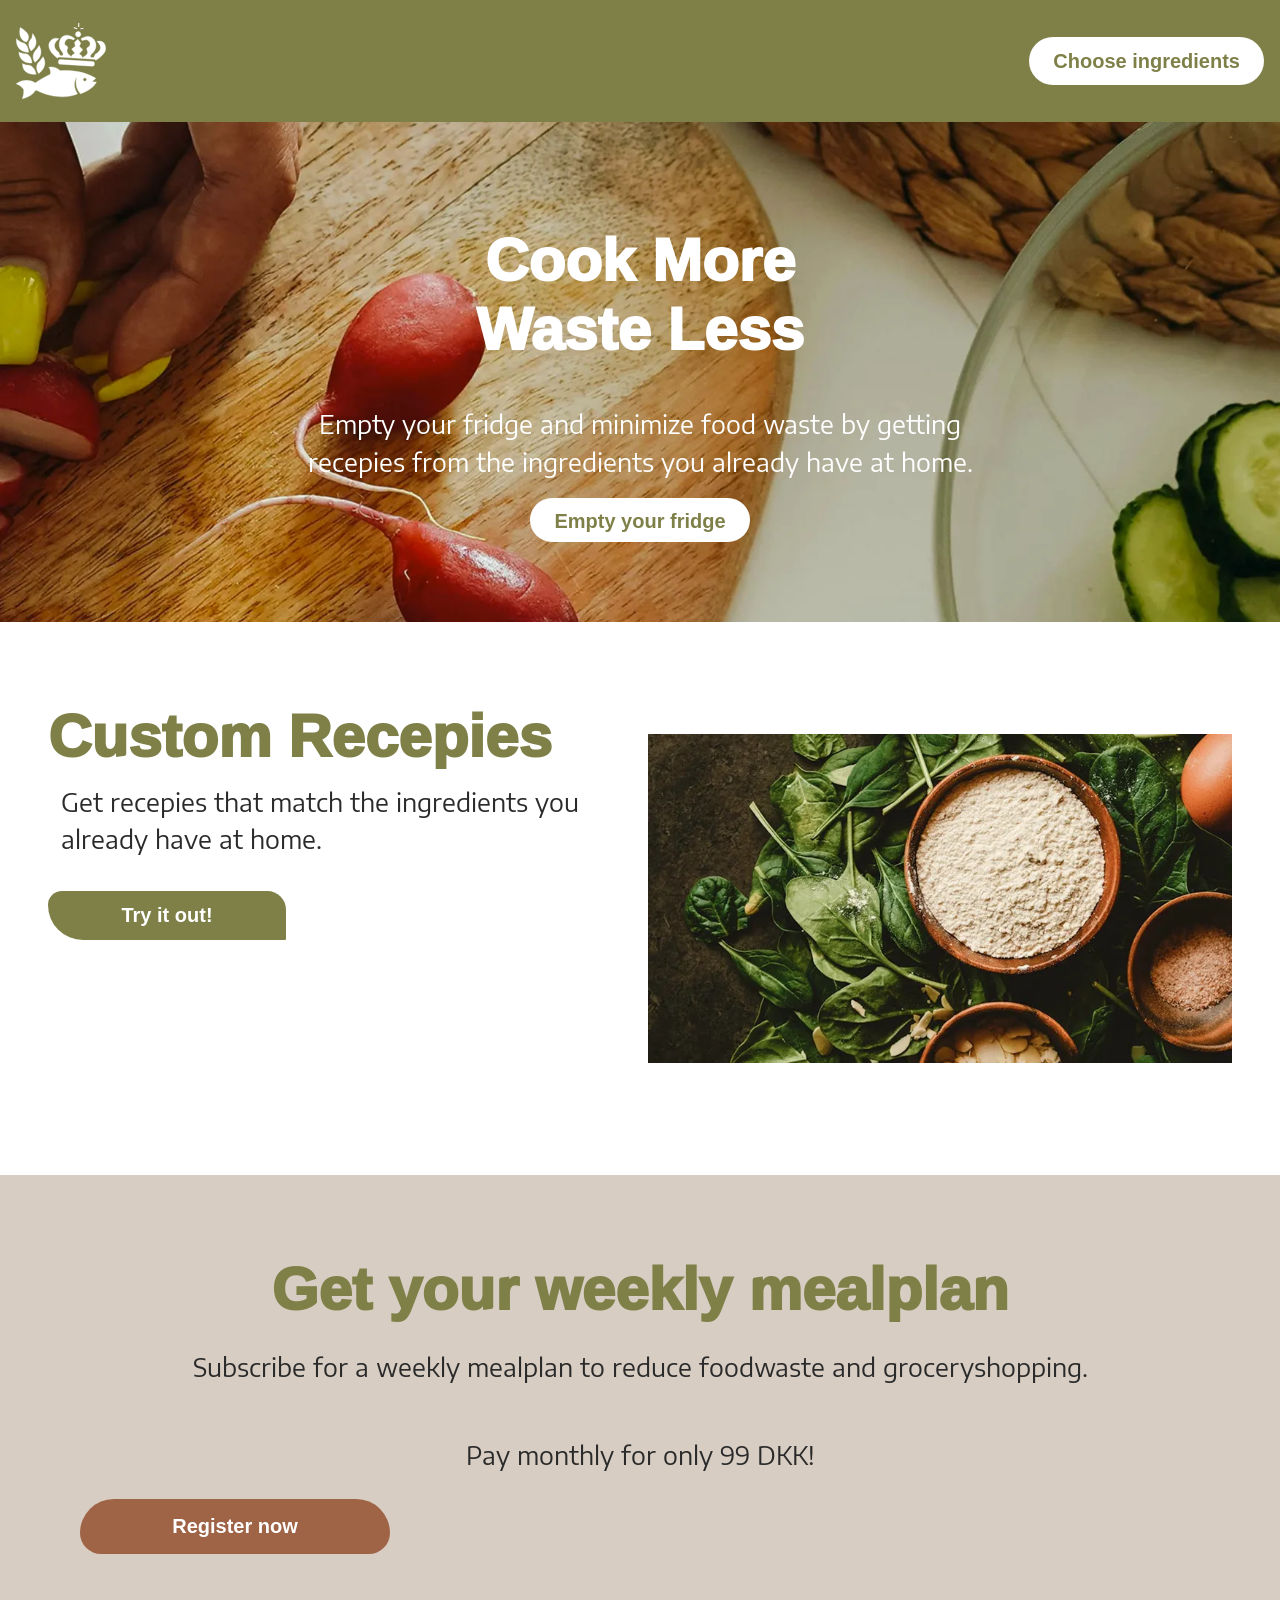
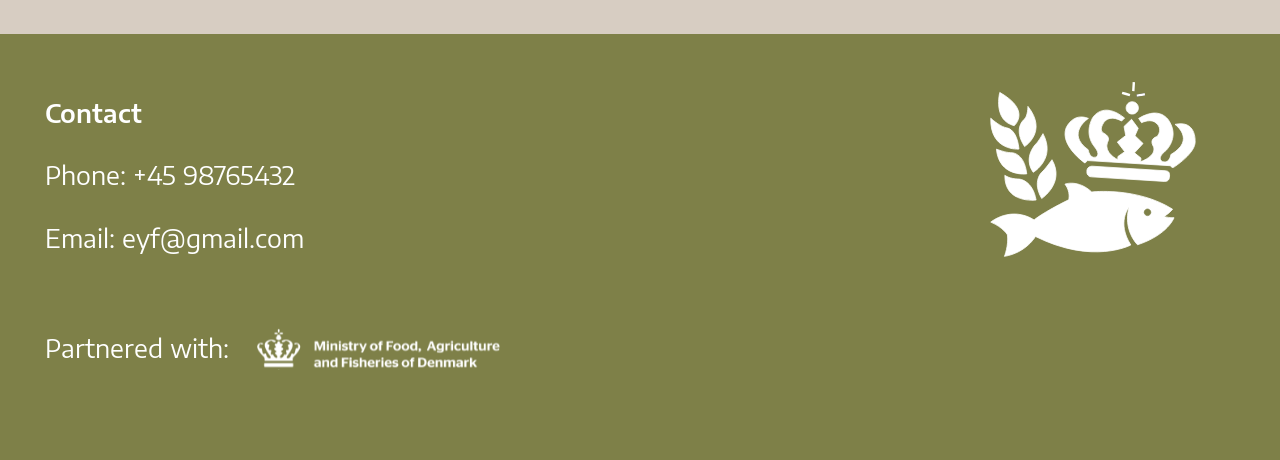
<file: index.html>
<!doctype html>
<html lang="en">
  <head>
    <meta charset="UTF-8" />
    <meta name="viewport" content="width=device-width, initial-scale=1.0" />
    <meta name="robots" content="noindex" />
    <link rel="stylesheet" href="css/custom.css" />
    <link rel="stylesheet" href="css/general.css" />
    <link rel="stylesheet" href="css/index.css" />
    <title>Front page</title>
  </head>
  <body>
    <header>
      <a href="index.html">
        <div class="header-logo">
          <svg width="258" height="218" viewBox="0 0 258 218" fill="none" xmlns="http://www.w3.org/2000/svg">
            <path
              d="M127.207 118.168L218.369 123.816C218.369 123.816 223.887 124.581 224.651 119.079C225.416 113.555 224.507 110.887 219.567 110.576L128.033 104.908C127.765 104.908 124.561 104.722 122.598 107.267C121.11 109.19 121.317 111.342 121.379 111.797C121.337 112.273 121.193 114.114 122.453 115.81C124.148 118.106 126.917 118.148 127.227 118.148L127.207 118.168Z"
              fill="white"
              stroke="white"
              stroke-miterlimit="10"
            />
            <path
              d="M142.521 63.8027C152.069 68.6226 147.171 75.0147 147.171 75.0147C141.942 88.1713 159.985 96.7355 159.985 96.7355L160.233 92.805L168.727 86.8267L159.489 74.8699L169.987 66.6781L167.9 55.3833L177.283 46.4261L185.632 57.6381L181.582 66.9263L191.667 76.6076L180.962 88.254L189.022 94.7909L188.732 99.4247C211.466 90.1365 204.253 79.7106 204.253 79.7106C199.045 70.0914 209.399 67.94 209.399 67.94C216.736 58.176 208.986 52.1149 208.986 52.1149C202.972 44.2954 189.807 50.6875 189.807 50.6875L186.19 45.3504C216.095 27.4567 225.767 51.1426 225.767 51.1426C236.184 70.4637 220.394 85.3579 220.394 85.3579C206.961 95.908 216.509 99.3006 216.509 99.3006C225.168 101.928 226.532 90.3847 226.532 90.3847C258.525 71.767 231.699 52.8182 231.699 52.8182C258.297 47.026 256.892 73.4426 256.892 73.4426C258.297 88.3988 230.5 105.982 229.529 106.603C228.557 107.223 225.685 104.265 225.685 104.265L122.164 97.8525C122.164 97.8525 120.097 100.273 118.899 100.893C118.899 100.893 87.7123 79.6692 95.0904 57.8036C95.0904 57.8036 103.089 37.3862 123.259 45.3711C123.259 45.3711 94.3671 64.0302 122.991 84.4064C122.991 84.4064 124.768 95.908 132.353 93.5911C132.353 93.5911 140.144 91.5225 129.976 79.5037C129.976 79.5037 117.617 65.2507 128.406 44.7712C128.406 44.7712 141.136 22.7815 168.561 44.9367L164.841 48.6602C164.841 48.6602 151.429 40.3857 143.699 48.9705C143.699 48.9705 134.668 59.7895 142.542 63.782L142.521 63.8027Z"
              fill="white"
              stroke="white"
              stroke-miterlimit="10"
            />
            <path
              d="M178.151 39.9727C182.397 39.9727 185.839 36.5274 185.839 32.2774C185.839 28.0274 182.397 24.582 178.151 24.582C173.905 24.582 170.463 28.0274 170.463 32.2774C170.463 36.5274 173.905 39.9727 178.151 39.9727Z"
              fill="white"
              stroke="white"
              stroke-miterlimit="10"
            />
            <path d="M175.278 16.4528C171.992 15.4392 168.727 14.4256 165.441 13.4326L175.278 16.4528Z" fill="white" />
            <path d="M175.278 16.4528C171.992 15.4392 168.727 14.4256 165.441 13.4326" stroke="white" stroke-width="3" stroke-miterlimit="10" />
            <path d="M183.648 16.9695C187.12 16.3696 190.592 15.7903 194.044 15.1904L183.648 16.9695Z" fill="black" />
            <path d="M183.648 16.9695C187.12 16.3696 190.592 15.7903 194.044 15.1904" stroke="black" stroke-width="3" stroke-miterlimit="10" />
            <path d="M183.648 16.9695C187.12 16.3696 190.592 15.7903 194.044 15.1904L183.648 16.9695Z" fill="black" />
            <path d="M183.648 16.9695C187.12 16.3696 190.592 15.7903 194.044 15.1904" stroke="white" stroke-width="3" stroke-miterlimit="10" />
            <path d="M183.648 16.9695C187.12 16.3696 190.592 15.7903 194.044 15.1904L183.648 16.9695Z" fill="white" />
            <path d="M179.453 11.426C179.68 7.64038 179.928 3.87546 180.155 0.0898438L179.453 11.426Z" fill="white" />
            <path d="M179.453 11.426C179.68 7.64038 179.928 3.87546 180.155 0.0898438" stroke="white" stroke-width="3" stroke-miterlimit="10" />
            <path d="M30.3615 54.3927C30.3615 54.3927 52.1651 35.5267 12.2366 12.9785C12.2366 12.9785 3.18451 47.7937 30.3615 54.4134V54.3927Z" fill="white" stroke="white" stroke-miterlimit="10" />
            <path d="M43.3405 80.3947C43.3405 80.3947 72.7289 62.0045 47.4946 30.375C47.4946 30.375 47.4946 42.642 42.8445 46.5518C42.8445 46.5518 28.3983 57.5776 43.3405 80.3741V80.3947Z" fill="white" stroke="white" stroke-miterlimit="10" />
            <path
              d="M36.293 83.5794C36.293 83.5794 -0.246136 86.5169 0.973213 45.082C0.973213 45.082 10.4387 53.9358 18.6228 56.5423C19.3668 56.7698 20.0901 56.956 20.8135 57.0801C29.3902 58.5489 34.8876 69.0989 36.3137 83.5587L36.293 83.5794Z"
              fill="white"
              stroke="white"
              stroke-miterlimit="10"
            />
            <path d="M46.027 114.466C46.027 114.466 11.3893 118.934 8.06189 83.6221C8.06189 83.6221 20.0694 88.2351 25.9388 87.9869C25.9388 87.9869 42.8443 86.7664 46.027 114.466Z" fill="white" stroke="white" stroke-miterlimit="10" />
            <path d="M54.1079 112.5C54.1079 112.5 83.1037 95.5369 66.3634 64.3418C66.3634 64.3418 60.122 74.9746 57.7247 76.9398C57.7247 76.9398 40.8811 93.3648 54.1079 112.479V112.5Z" fill="white" stroke="white" stroke-miterlimit="10" />
            <path d="M64.7306 145.102C64.7306 145.102 94.2844 125.739 77.6268 96.7988C77.6268 96.7988 68.74 109.293 64.7306 112.479C64.7306 112.479 52.3925 124.001 64.7306 145.081V145.102Z" fill="white" stroke="white" stroke-miterlimit="10" />
            <path d="M57.7246 147.065C57.7246 147.065 17.9614 151.968 18.6228 116.181C18.6228 116.181 24.1822 120.835 36.5823 120.959C36.5823 120.959 53.3846 122.056 57.7453 147.065H57.7246Z" fill="white" stroke="white" stroke-miterlimit="10" />
            <path
              d="M56.9186 192.452C56.9186 192.452 45.5104 212.58 18.0647 217.214C18.0647 217.214 23.5001 203.892 21.8674 190.549C21.8674 190.549 16.9694 181.302 0.952515 174.497C0.952515 174.497 25.9595 153.831 55.3065 171.787C55.3065 171.787 66.1773 162.54 98.5211 146.756C98.5211 146.756 101.518 137.24 93.8917 127.166C93.8917 127.166 110.198 121.188 127.31 136.951C127.31 136.951 183.69 130.414 228.681 158.444C228.681 158.444 225.003 163.347 217.955 167.422C217.955 167.422 223.391 169.325 230.459 169.056C230.459 169.056 222.853 190.28 184.806 202.775C184.806 202.775 166.061 184.819 174.203 155.713C174.203 155.713 158.166 174.745 176.373 203.044C176.373 203.044 129.087 228.074 56.9392 192.432L56.9186 192.452Z"
              fill="white"
              stroke="white"
              stroke-miterlimit="10"
            />
            <path
              d="M197.288 166.449C199.537 166.449 201.36 164.625 201.36 162.374C201.36 160.123 199.537 158.299 197.288 158.299C195.04 158.299 193.217 160.123 193.217 162.374C193.217 164.625 195.04 166.449 197.288 166.449Z"
              fill="#7E8048"
              stroke="#7E8048"
              stroke-miterlimit="10"
            />
          </svg>
        </div>
      </a>
      <a href="empty-fridge.html" class="cta cta-white">Choose ingredients</a>
    </header>
    <main>
      <!-- hero sektion -->
      <section class="hero_section">
        <img src="img/hero_image.webp" alt="madlavning" />
        <div class="hero_section-text">
          <h1 class="hero-text">
            Cook More <br />
            Waste Less
          </h1>
          <p>
            Empty your fridge and minimize food waste by getting <br />
            recepies from the ingredients you already have at home.
          </p>
          <div class="cta-hero">
            <a class="cta cta-white" href="empty-fridge.html">Empty your fridge</a>
          </div>
        </div>
      </section>

      <!-- sektion 1 -custom recepies -->
      <section class="card custom_section">
        <div class="custom_text">
          <h1>Custom Recepies</h1>
          <p>Get recepies that match the ingredients you already have at home.</p>
          <a class="cta cta-green" href="empty-fridge.html">Try it out!</a>
        </div>
        <img src="img/forside_image_result.webp" alt="krydderier" />
      </section>

      <!-- sektion 2 -subscription -->
      <section class="card community_section">
        <h1>Get your weekly mealplan</h1>
        <p>Subscribe for a weekly mealplan to reduce foodwaste and groceryshopping.</p>
        <p>Pay monthly for only 99 DKK!</p>
        <button class="cta cta-brown" popovertarget="popup">Register now</button>
        <div popover id="popup">
          <button popovertarget="popup" popovertargetaction="hide" id="close">X</button>
          <form>
            <h2>Subscribe today!</h2>
            <input type="text" id="sub" placeholder="Enter your email" />
            <button class="cta cta-green">Sign up</button>
          </form>
        </div>
      </section>
    </main>
    <footer>
      <section>
        <p class="p-bold">Contact</p>
        <p>Phone: +45 98765432</p>
        <p>Email: eyf@gmail.com</p>
        <div>
          <p>Partnered with:</p>
          <img src="img/Ministeriet.svg" alt="Ministeriet logo" class="partner-logo" />
        </div>
      </section>
      <a href="index.html">
        <img src="img/Opskrift-logo.svg" alt="Our logo" class="footer-logo" />
      </a>
    </footer>
  </body>
</html>
</file>
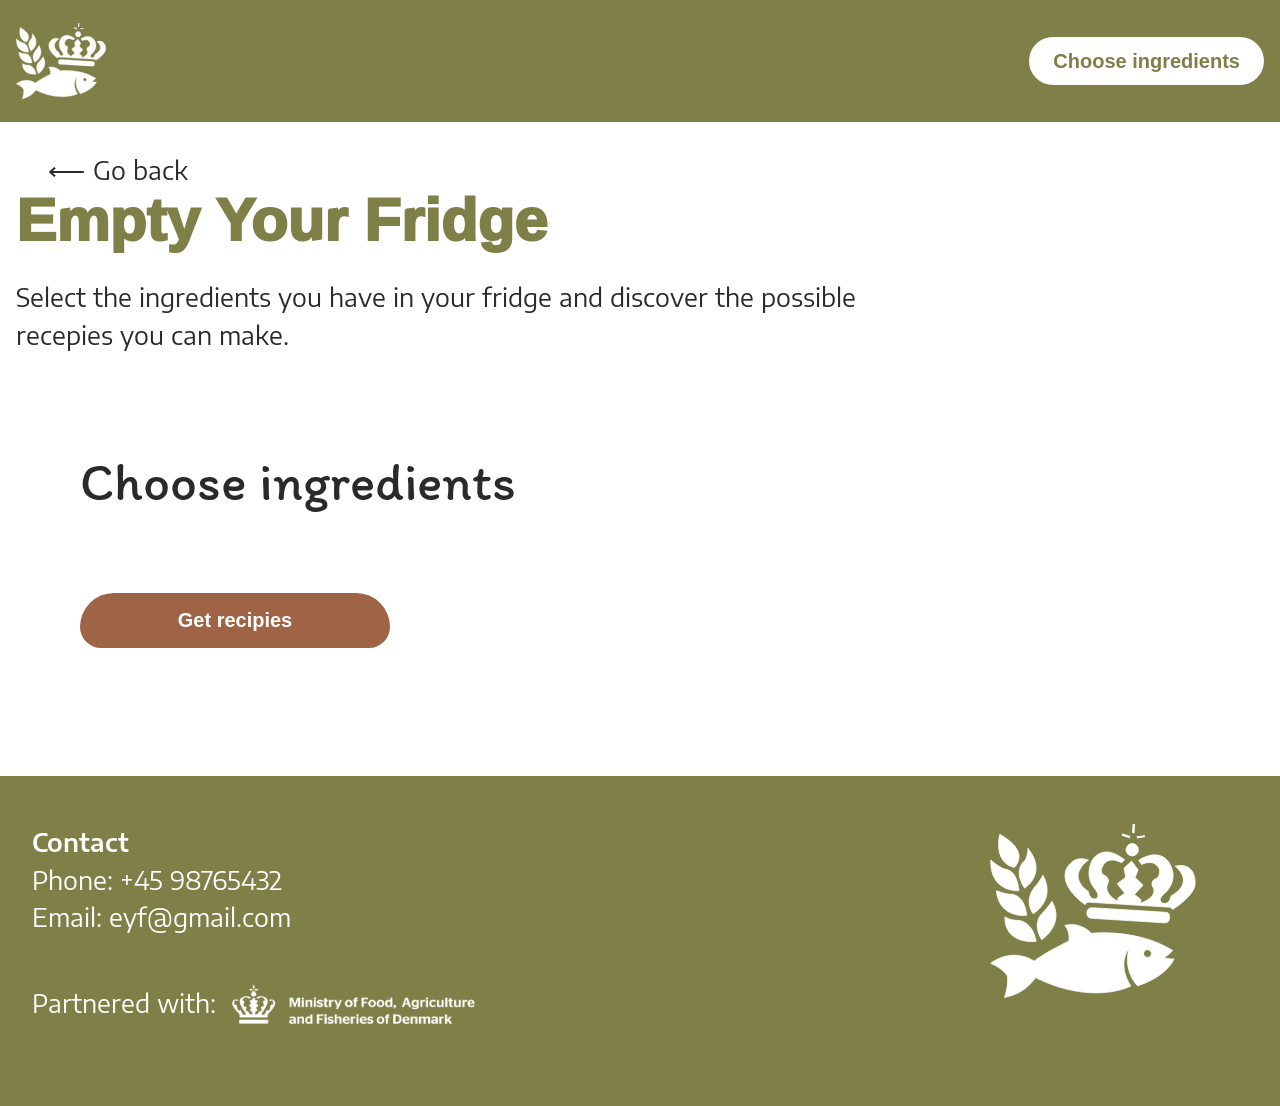
<file: empty-fridge.html>
<!doctype html>
<html lang="en">
  <head>
    <meta charset="UTF-8" />
    <meta name="viewport" content="width=device-width, initial-scale=1.0" />
    <meta name="robots" content="noindex" />
    <link rel="stylesheet" href="css/custom.css" />
    <link rel="stylesheet" href="css/general.css" />
    <link rel="stylesheet" href="css/empty-fridge.css" />
    <script src="javascript/empty-fridge.js" defer></script>
    <script src="javascript/general.js" defer></script>
    <title>Empty Your Fridge | Choose Ingredients</title>
  </head>
  <body>
    <header>
      <a href="index.html">
        <div class="header-logo">
          <svg width="258" height="218" viewBox="0 0 258 218" fill="none" xmlns="http://www.w3.org/2000/svg">
            <path
              d="M127.207 118.168L218.369 123.816C218.369 123.816 223.887 124.581 224.651 119.079C225.416 113.555 224.507 110.887 219.567 110.576L128.033 104.908C127.765 104.908 124.561 104.722 122.598 107.267C121.11 109.19 121.317 111.342 121.379 111.797C121.337 112.273 121.193 114.114 122.453 115.81C124.148 118.106 126.917 118.148 127.227 118.148L127.207 118.168Z"
              fill="white"
              stroke="white"
              stroke-miterlimit="10"
            />
            <path
              d="M142.521 63.8027C152.069 68.6226 147.171 75.0147 147.171 75.0147C141.942 88.1713 159.985 96.7355 159.985 96.7355L160.233 92.805L168.727 86.8267L159.489 74.8699L169.987 66.6781L167.9 55.3833L177.283 46.4261L185.632 57.6381L181.582 66.9263L191.667 76.6076L180.962 88.254L189.022 94.7909L188.732 99.4247C211.466 90.1365 204.253 79.7106 204.253 79.7106C199.045 70.0914 209.399 67.94 209.399 67.94C216.736 58.176 208.986 52.1149 208.986 52.1149C202.972 44.2954 189.807 50.6875 189.807 50.6875L186.19 45.3504C216.095 27.4567 225.767 51.1426 225.767 51.1426C236.184 70.4637 220.394 85.3579 220.394 85.3579C206.961 95.908 216.509 99.3006 216.509 99.3006C225.168 101.928 226.532 90.3847 226.532 90.3847C258.525 71.767 231.699 52.8182 231.699 52.8182C258.297 47.026 256.892 73.4426 256.892 73.4426C258.297 88.3988 230.5 105.982 229.529 106.603C228.557 107.223 225.685 104.265 225.685 104.265L122.164 97.8525C122.164 97.8525 120.097 100.273 118.899 100.893C118.899 100.893 87.7123 79.6692 95.0904 57.8036C95.0904 57.8036 103.089 37.3862 123.259 45.3711C123.259 45.3711 94.3671 64.0302 122.991 84.4064C122.991 84.4064 124.768 95.908 132.353 93.5911C132.353 93.5911 140.144 91.5225 129.976 79.5037C129.976 79.5037 117.617 65.2507 128.406 44.7712C128.406 44.7712 141.136 22.7815 168.561 44.9367L164.841 48.6602C164.841 48.6602 151.429 40.3857 143.699 48.9705C143.699 48.9705 134.668 59.7895 142.542 63.782L142.521 63.8027Z"
              fill="white"
              stroke="white"
              stroke-miterlimit="10"
            />
            <path
              d="M178.151 39.9727C182.397 39.9727 185.839 36.5274 185.839 32.2774C185.839 28.0274 182.397 24.582 178.151 24.582C173.905 24.582 170.463 28.0274 170.463 32.2774C170.463 36.5274 173.905 39.9727 178.151 39.9727Z"
              fill="white"
              stroke="white"
              stroke-miterlimit="10"
            />
            <path d="M175.278 16.4528C171.992 15.4392 168.727 14.4256 165.441 13.4326L175.278 16.4528Z" fill="white" />
            <path d="M175.278 16.4528C171.992 15.4392 168.727 14.4256 165.441 13.4326" stroke="white" stroke-width="3" stroke-miterlimit="10" />
            <path d="M183.648 16.9695C187.12 16.3696 190.592 15.7903 194.044 15.1904L183.648 16.9695Z" fill="black" />
            <path d="M183.648 16.9695C187.12 16.3696 190.592 15.7903 194.044 15.1904" stroke="black" stroke-width="3" stroke-miterlimit="10" />
            <path d="M183.648 16.9695C187.12 16.3696 190.592 15.7903 194.044 15.1904L183.648 16.9695Z" fill="black" />
            <path d="M183.648 16.9695C187.12 16.3696 190.592 15.7903 194.044 15.1904" stroke="white" stroke-width="3" stroke-miterlimit="10" />
            <path d="M183.648 16.9695C187.12 16.3696 190.592 15.7903 194.044 15.1904L183.648 16.9695Z" fill="white" />
            <path d="M179.453 11.426C179.68 7.64038 179.928 3.87546 180.155 0.0898438L179.453 11.426Z" fill="white" />
            <path d="M179.453 11.426C179.68 7.64038 179.928 3.87546 180.155 0.0898438" stroke="white" stroke-width="3" stroke-miterlimit="10" />
            <path d="M30.3615 54.3927C30.3615 54.3927 52.1651 35.5267 12.2366 12.9785C12.2366 12.9785 3.18451 47.7937 30.3615 54.4134V54.3927Z" fill="white" stroke="white" stroke-miterlimit="10" />
            <path d="M43.3405 80.3947C43.3405 80.3947 72.7289 62.0045 47.4946 30.375C47.4946 30.375 47.4946 42.642 42.8445 46.5518C42.8445 46.5518 28.3983 57.5776 43.3405 80.3741V80.3947Z" fill="white" stroke="white" stroke-miterlimit="10" />
            <path
              d="M36.293 83.5794C36.293 83.5794 -0.246136 86.5169 0.973213 45.082C0.973213 45.082 10.4387 53.9358 18.6228 56.5423C19.3668 56.7698 20.0901 56.956 20.8135 57.0801C29.3902 58.5489 34.8876 69.0989 36.3137 83.5587L36.293 83.5794Z"
              fill="white"
              stroke="white"
              stroke-miterlimit="10"
            />
            <path d="M46.027 114.466C46.027 114.466 11.3893 118.934 8.06189 83.6221C8.06189 83.6221 20.0694 88.2351 25.9388 87.9869C25.9388 87.9869 42.8443 86.7664 46.027 114.466Z" fill="white" stroke="white" stroke-miterlimit="10" />
            <path d="M54.1079 112.5C54.1079 112.5 83.1037 95.5369 66.3634 64.3418C66.3634 64.3418 60.122 74.9746 57.7247 76.9398C57.7247 76.9398 40.8811 93.3648 54.1079 112.479V112.5Z" fill="white" stroke="white" stroke-miterlimit="10" />
            <path d="M64.7306 145.102C64.7306 145.102 94.2844 125.739 77.6268 96.7988C77.6268 96.7988 68.74 109.293 64.7306 112.479C64.7306 112.479 52.3925 124.001 64.7306 145.081V145.102Z" fill="white" stroke="white" stroke-miterlimit="10" />
            <path d="M57.7246 147.065C57.7246 147.065 17.9614 151.968 18.6228 116.181C18.6228 116.181 24.1822 120.835 36.5823 120.959C36.5823 120.959 53.3846 122.056 57.7453 147.065H57.7246Z" fill="white" stroke="white" stroke-miterlimit="10" />
            <path
              d="M56.9186 192.452C56.9186 192.452 45.5104 212.58 18.0647 217.214C18.0647 217.214 23.5001 203.892 21.8674 190.549C21.8674 190.549 16.9694 181.302 0.952515 174.497C0.952515 174.497 25.9595 153.831 55.3065 171.787C55.3065 171.787 66.1773 162.54 98.5211 146.756C98.5211 146.756 101.518 137.24 93.8917 127.166C93.8917 127.166 110.198 121.188 127.31 136.951C127.31 136.951 183.69 130.414 228.681 158.444C228.681 158.444 225.003 163.347 217.955 167.422C217.955 167.422 223.391 169.325 230.459 169.056C230.459 169.056 222.853 190.28 184.806 202.775C184.806 202.775 166.061 184.819 174.203 155.713C174.203 155.713 158.166 174.745 176.373 203.044C176.373 203.044 129.087 228.074 56.9392 192.432L56.9186 192.452Z"
              fill="white"
              stroke="white"
              stroke-miterlimit="10"
            />
            <path
              d="M197.288 166.449C199.537 166.449 201.36 164.625 201.36 162.374C201.36 160.123 199.537 158.299 197.288 158.299C195.04 158.299 193.217 160.123 193.217 162.374C193.217 164.625 195.04 166.449 197.288 166.449Z"
              fill="#7E8048"
              stroke="#7E8048"
              stroke-miterlimit="10"
            />
          </svg>
        </div>
      </a>
      <a href="empty-fridge.html" class="cta cta-white">Choose ingredients</a>
    </header>
    <main id="empty-fridge">
      <div><button class="cta-go-back">Go back</button></div>

      <section>
        <h1>Empty Your Fridge</h1>
        <p>Select the ingredients you have in your fridge and discover the possible recepies you can make.</p>
      </section>
      <form id="ingredients-container">
        <fieldset>
          <legend>
            <h2>Choose ingredients</h2>
          </legend>
          <div id="choose-ingredients"></div>
        </fieldset>
        <div id="get-recipies">
          <button class="cta cta-brown" id="btn-get-recipies">Get recipies</button>
        </div>
      </form>
    </main>
    <footer>
      <section>
        <p class="p-bold">Contact</p>
        <p>Phone: +45 98765432</p>
        <p>Email: eyf@gmail.com</p>
        <div>
          <p>Partnered with:</p>
          <img src="img/Ministeriet.svg" alt="Ministeriet logo" class="partner-logo" />
        </div>
      </section>
      <a href="index.html">
        <img src="img/Opskrift-logo.svg" alt="Our logo" class="footer-logo" />
      </a>
    </footer>
  </body>
</html>
</file>
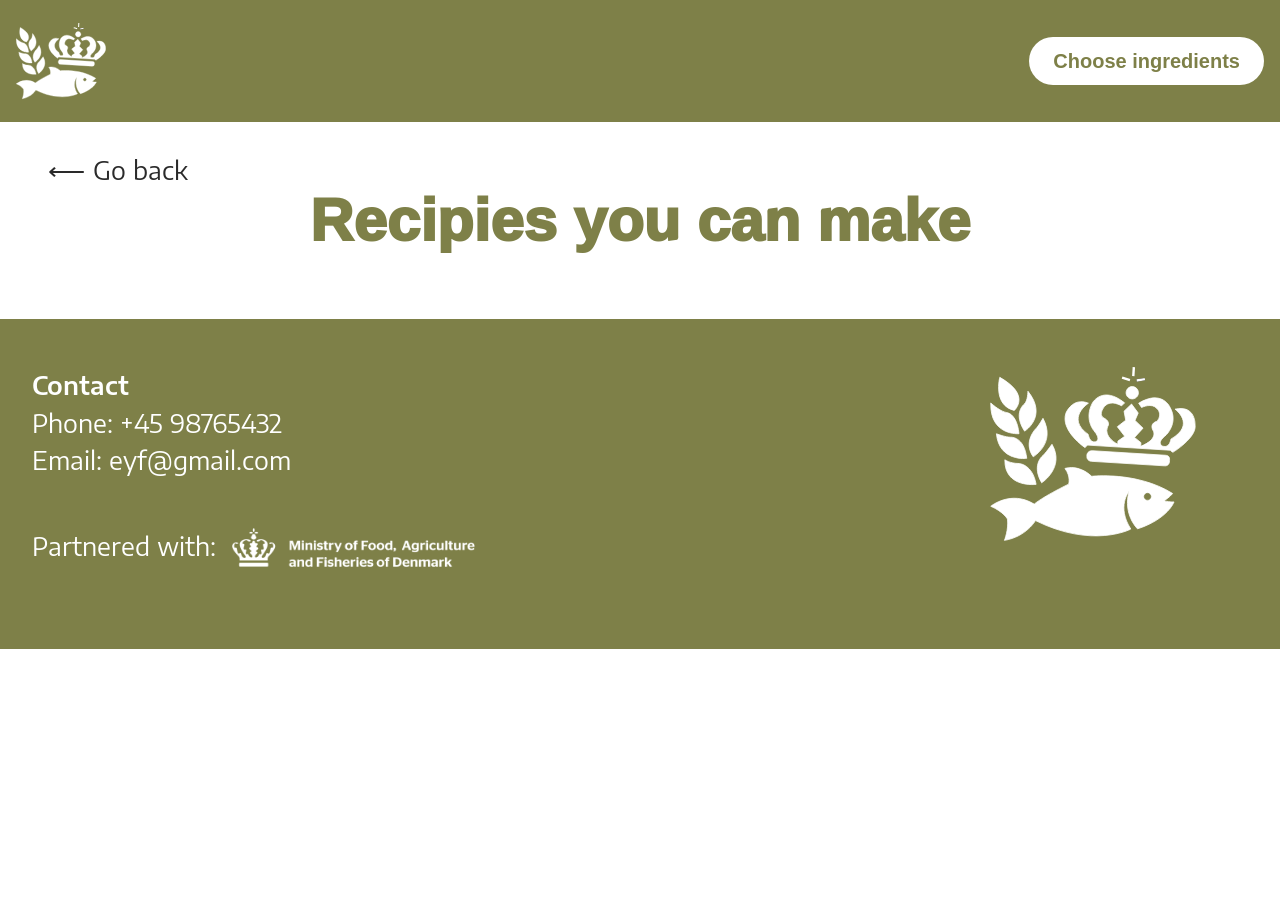
<file: opskrifter.html>
<!doctype html>
<html lang="en">
  <head>
    <meta charset="UTF-8" />
    <meta name="viewport" content="width=device-width, initial-scale=1.0" />
    <meta name="robots" content="noindex" />
    <link rel="stylesheet" href="css/custom.css" />
    <link rel="stylesheet" href="css/general.css" />
    <link rel="stylesheet" href="css/opskrifter.css" />
    <script src="javascript/opskrifter.js" defer></script>
    <script src="javascript/general.js"></script>
    <title>Front page</title>
  </head>
  <body>
    <header>
      <a href="index.html">
        <div class="header-logo">
          <svg width="258" height="218" viewBox="0 0 258 218" fill="none" xmlns="http://www.w3.org/2000/svg">
            <path
              d="M127.207 118.168L218.369 123.816C218.369 123.816 223.887 124.581 224.651 119.079C225.416 113.555 224.507 110.887 219.567 110.576L128.033 104.908C127.765 104.908 124.561 104.722 122.598 107.267C121.11 109.19 121.317 111.342 121.379 111.797C121.337 112.273 121.193 114.114 122.453 115.81C124.148 118.106 126.917 118.148 127.227 118.148L127.207 118.168Z"
              fill="white"
              stroke="white"
              stroke-miterlimit="10"
            />
            <path
              d="M142.521 63.8027C152.069 68.6226 147.171 75.0147 147.171 75.0147C141.942 88.1713 159.985 96.7355 159.985 96.7355L160.233 92.805L168.727 86.8267L159.489 74.8699L169.987 66.6781L167.9 55.3833L177.283 46.4261L185.632 57.6381L181.582 66.9263L191.667 76.6076L180.962 88.254L189.022 94.7909L188.732 99.4247C211.466 90.1365 204.253 79.7106 204.253 79.7106C199.045 70.0914 209.399 67.94 209.399 67.94C216.736 58.176 208.986 52.1149 208.986 52.1149C202.972 44.2954 189.807 50.6875 189.807 50.6875L186.19 45.3504C216.095 27.4567 225.767 51.1426 225.767 51.1426C236.184 70.4637 220.394 85.3579 220.394 85.3579C206.961 95.908 216.509 99.3006 216.509 99.3006C225.168 101.928 226.532 90.3847 226.532 90.3847C258.525 71.767 231.699 52.8182 231.699 52.8182C258.297 47.026 256.892 73.4426 256.892 73.4426C258.297 88.3988 230.5 105.982 229.529 106.603C228.557 107.223 225.685 104.265 225.685 104.265L122.164 97.8525C122.164 97.8525 120.097 100.273 118.899 100.893C118.899 100.893 87.7123 79.6692 95.0904 57.8036C95.0904 57.8036 103.089 37.3862 123.259 45.3711C123.259 45.3711 94.3671 64.0302 122.991 84.4064C122.991 84.4064 124.768 95.908 132.353 93.5911C132.353 93.5911 140.144 91.5225 129.976 79.5037C129.976 79.5037 117.617 65.2507 128.406 44.7712C128.406 44.7712 141.136 22.7815 168.561 44.9367L164.841 48.6602C164.841 48.6602 151.429 40.3857 143.699 48.9705C143.699 48.9705 134.668 59.7895 142.542 63.782L142.521 63.8027Z"
              fill="white"
              stroke="white"
              stroke-miterlimit="10"
            />
            <path
              d="M178.151 39.9727C182.397 39.9727 185.839 36.5274 185.839 32.2774C185.839 28.0274 182.397 24.582 178.151 24.582C173.905 24.582 170.463 28.0274 170.463 32.2774C170.463 36.5274 173.905 39.9727 178.151 39.9727Z"
              fill="white"
              stroke="white"
              stroke-miterlimit="10"
            />
            <path d="M175.278 16.4528C171.992 15.4392 168.727 14.4256 165.441 13.4326L175.278 16.4528Z" fill="white" />
            <path d="M175.278 16.4528C171.992 15.4392 168.727 14.4256 165.441 13.4326" stroke="white" stroke-width="3" stroke-miterlimit="10" />
            <path d="M183.648 16.9695C187.12 16.3696 190.592 15.7903 194.044 15.1904L183.648 16.9695Z" fill="black" />
            <path d="M183.648 16.9695C187.12 16.3696 190.592 15.7903 194.044 15.1904" stroke="black" stroke-width="3" stroke-miterlimit="10" />
            <path d="M183.648 16.9695C187.12 16.3696 190.592 15.7903 194.044 15.1904L183.648 16.9695Z" fill="black" />
            <path d="M183.648 16.9695C187.12 16.3696 190.592 15.7903 194.044 15.1904" stroke="white" stroke-width="3" stroke-miterlimit="10" />
            <path d="M183.648 16.9695C187.12 16.3696 190.592 15.7903 194.044 15.1904L183.648 16.9695Z" fill="white" />
            <path d="M179.453 11.426C179.68 7.64038 179.928 3.87546 180.155 0.0898438L179.453 11.426Z" fill="white" />
            <path d="M179.453 11.426C179.68 7.64038 179.928 3.87546 180.155 0.0898438" stroke="white" stroke-width="3" stroke-miterlimit="10" />
            <path d="M30.3615 54.3927C30.3615 54.3927 52.1651 35.5267 12.2366 12.9785C12.2366 12.9785 3.18451 47.7937 30.3615 54.4134V54.3927Z" fill="white" stroke="white" stroke-miterlimit="10" />
            <path d="M43.3405 80.3947C43.3405 80.3947 72.7289 62.0045 47.4946 30.375C47.4946 30.375 47.4946 42.642 42.8445 46.5518C42.8445 46.5518 28.3983 57.5776 43.3405 80.3741V80.3947Z" fill="white" stroke="white" stroke-miterlimit="10" />
            <path
              d="M36.293 83.5794C36.293 83.5794 -0.246136 86.5169 0.973213 45.082C0.973213 45.082 10.4387 53.9358 18.6228 56.5423C19.3668 56.7698 20.0901 56.956 20.8135 57.0801C29.3902 58.5489 34.8876 69.0989 36.3137 83.5587L36.293 83.5794Z"
              fill="white"
              stroke="white"
              stroke-miterlimit="10"
            />
            <path d="M46.027 114.466C46.027 114.466 11.3893 118.934 8.06189 83.6221C8.06189 83.6221 20.0694 88.2351 25.9388 87.9869C25.9388 87.9869 42.8443 86.7664 46.027 114.466Z" fill="white" stroke="white" stroke-miterlimit="10" />
            <path d="M54.1079 112.5C54.1079 112.5 83.1037 95.5369 66.3634 64.3418C66.3634 64.3418 60.122 74.9746 57.7247 76.9398C57.7247 76.9398 40.8811 93.3648 54.1079 112.479V112.5Z" fill="white" stroke="white" stroke-miterlimit="10" />
            <path d="M64.7306 145.102C64.7306 145.102 94.2844 125.739 77.6268 96.7988C77.6268 96.7988 68.74 109.293 64.7306 112.479C64.7306 112.479 52.3925 124.001 64.7306 145.081V145.102Z" fill="white" stroke="white" stroke-miterlimit="10" />
            <path d="M57.7246 147.065C57.7246 147.065 17.9614 151.968 18.6228 116.181C18.6228 116.181 24.1822 120.835 36.5823 120.959C36.5823 120.959 53.3846 122.056 57.7453 147.065H57.7246Z" fill="white" stroke="white" stroke-miterlimit="10" />
            <path
              d="M56.9186 192.452C56.9186 192.452 45.5104 212.58 18.0647 217.214C18.0647 217.214 23.5001 203.892 21.8674 190.549C21.8674 190.549 16.9694 181.302 0.952515 174.497C0.952515 174.497 25.9595 153.831 55.3065 171.787C55.3065 171.787 66.1773 162.54 98.5211 146.756C98.5211 146.756 101.518 137.24 93.8917 127.166C93.8917 127.166 110.198 121.188 127.31 136.951C127.31 136.951 183.69 130.414 228.681 158.444C228.681 158.444 225.003 163.347 217.955 167.422C217.955 167.422 223.391 169.325 230.459 169.056C230.459 169.056 222.853 190.28 184.806 202.775C184.806 202.775 166.061 184.819 174.203 155.713C174.203 155.713 158.166 174.745 176.373 203.044C176.373 203.044 129.087 228.074 56.9392 192.432L56.9186 192.452Z"
              fill="white"
              stroke="white"
              stroke-miterlimit="10"
            />
            <path
              d="M197.288 166.449C199.537 166.449 201.36 164.625 201.36 162.374C201.36 160.123 199.537 158.299 197.288 158.299C195.04 158.299 193.217 160.123 193.217 162.374C193.217 164.625 195.04 166.449 197.288 166.449Z"
              fill="#7E8048"
              stroke="#7E8048"
              stroke-miterlimit="10"
            />
          </svg>
        </div>
      </a>
      <a href="empty-fridge.html" class="cta cta-white">Choose ingredients</a>
    </header>
    <main>
      <div><button class="cta-go-back">Go back</button></div>
      <div class="title-tilbage-knap">
        <h1>Recipies you can make</h1>
      </div>
    </main>

    <footer>
      <section>
        <p class="p-bold">Contact</p>
        <p>Phone: +45 98765432</p>
        <p>Email: eyf@gmail.com</p>
        <div>
          <p>Partnered with:</p>
          <img src="img/Ministeriet.svg" alt="Ministeriet logo" class="partner-logo" />
        </div>
      </section>
      <a href="index.html">
        <img src="img/Opskrift-logo.svg" alt="Our logo" class="footer-logo" />
      </a>
    </footer>
  </body>
</html>
</file>
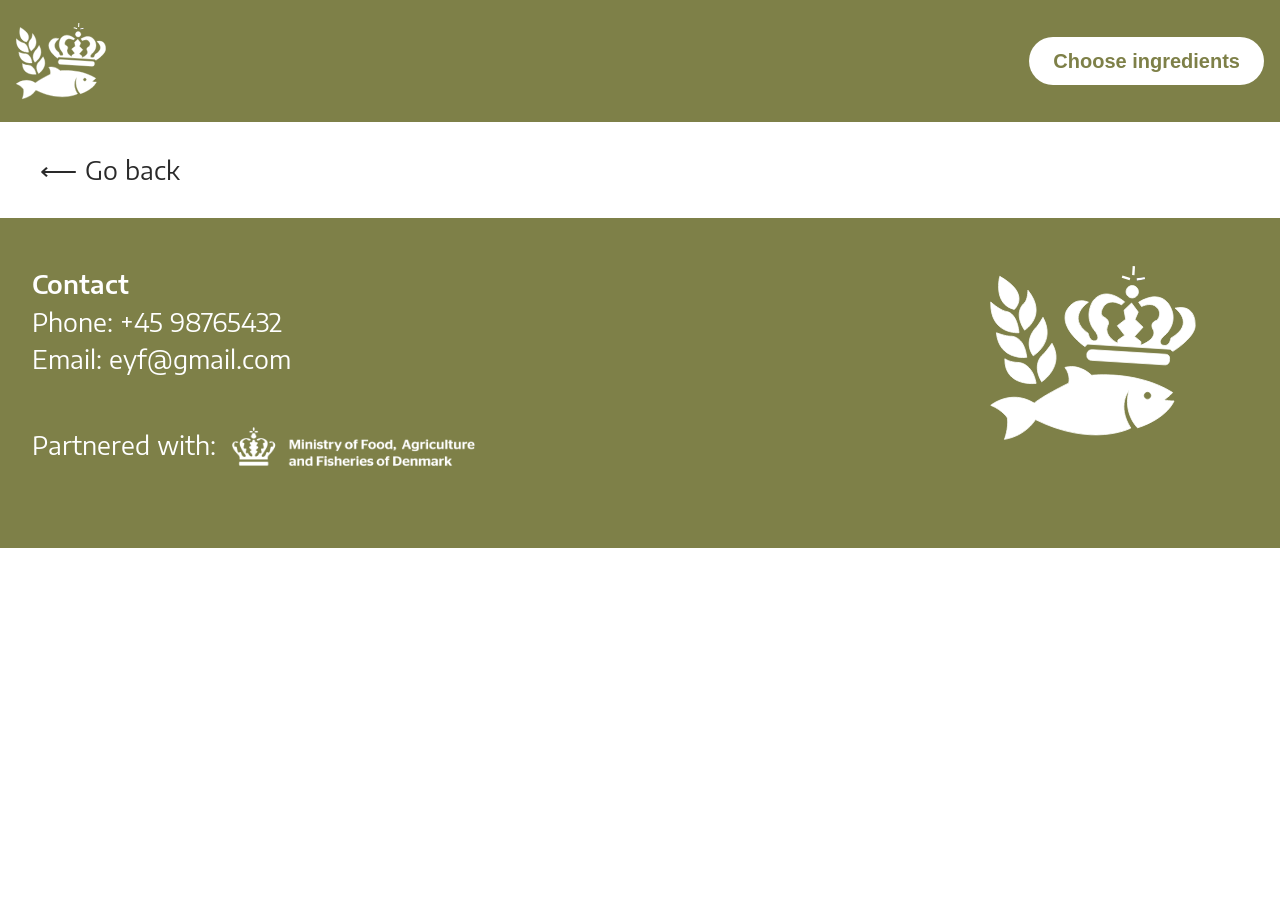
<file: singleview.html>
<!doctype html>
<html lang="en">
  <head>
    <meta charset="UTF-8" />
    <meta name="viewport" content="width=device-width, initial-scale=1.0" />
    <meta name="robots" content="noindex" />
    <link rel="stylesheet" href="css/custom.css" />
    <link rel="stylesheet" href="css/general.css" />
    <link rel="stylesheet" href="css/singleview.css" />
    <script src="javascript/singleview.js" defer></script>
    <script src="javascript/general.js" defer></script>
    <title>Singleview recipe</title>
  </head>

  <body>
    <header>
      <a href="index.html">
        <div class="header-logo">
          <svg width="258" height="218" viewBox="0 0 258 218" fill="none" xmlns="http://www.w3.org/2000/svg">
            <path
              d="M127.207 118.168L218.369 123.816C218.369 123.816 223.887 124.581 224.651 119.079C225.416 113.555 224.507 110.887 219.567 110.576L128.033 104.908C127.765 104.908 124.561 104.722 122.598 107.267C121.11 109.19 121.317 111.342 121.379 111.797C121.337 112.273 121.193 114.114 122.453 115.81C124.148 118.106 126.917 118.148 127.227 118.148L127.207 118.168Z"
              fill="white"
              stroke="white"
              stroke-miterlimit="10"
            />
            <path
              d="M142.521 63.8027C152.069 68.6226 147.171 75.0147 147.171 75.0147C141.942 88.1713 159.985 96.7355 159.985 96.7355L160.233 92.805L168.727 86.8267L159.489 74.8699L169.987 66.6781L167.9 55.3833L177.283 46.4261L185.632 57.6381L181.582 66.9263L191.667 76.6076L180.962 88.254L189.022 94.7909L188.732 99.4247C211.466 90.1365 204.253 79.7106 204.253 79.7106C199.045 70.0914 209.399 67.94 209.399 67.94C216.736 58.176 208.986 52.1149 208.986 52.1149C202.972 44.2954 189.807 50.6875 189.807 50.6875L186.19 45.3504C216.095 27.4567 225.767 51.1426 225.767 51.1426C236.184 70.4637 220.394 85.3579 220.394 85.3579C206.961 95.908 216.509 99.3006 216.509 99.3006C225.168 101.928 226.532 90.3847 226.532 90.3847C258.525 71.767 231.699 52.8182 231.699 52.8182C258.297 47.026 256.892 73.4426 256.892 73.4426C258.297 88.3988 230.5 105.982 229.529 106.603C228.557 107.223 225.685 104.265 225.685 104.265L122.164 97.8525C122.164 97.8525 120.097 100.273 118.899 100.893C118.899 100.893 87.7123 79.6692 95.0904 57.8036C95.0904 57.8036 103.089 37.3862 123.259 45.3711C123.259 45.3711 94.3671 64.0302 122.991 84.4064C122.991 84.4064 124.768 95.908 132.353 93.5911C132.353 93.5911 140.144 91.5225 129.976 79.5037C129.976 79.5037 117.617 65.2507 128.406 44.7712C128.406 44.7712 141.136 22.7815 168.561 44.9367L164.841 48.6602C164.841 48.6602 151.429 40.3857 143.699 48.9705C143.699 48.9705 134.668 59.7895 142.542 63.782L142.521 63.8027Z"
              fill="white"
              stroke="white"
              stroke-miterlimit="10"
            />
            <path
              d="M178.151 39.9727C182.397 39.9727 185.839 36.5274 185.839 32.2774C185.839 28.0274 182.397 24.582 178.151 24.582C173.905 24.582 170.463 28.0274 170.463 32.2774C170.463 36.5274 173.905 39.9727 178.151 39.9727Z"
              fill="white"
              stroke="white"
              stroke-miterlimit="10"
            />
            <path d="M175.278 16.4528C171.992 15.4392 168.727 14.4256 165.441 13.4326L175.278 16.4528Z" fill="white" />
            <path d="M175.278 16.4528C171.992 15.4392 168.727 14.4256 165.441 13.4326" stroke="white" stroke-width="3" stroke-miterlimit="10" />
            <path d="M183.648 16.9695C187.12 16.3696 190.592 15.7903 194.044 15.1904L183.648 16.9695Z" fill="black" />
            <path d="M183.648 16.9695C187.12 16.3696 190.592 15.7903 194.044 15.1904" stroke="black" stroke-width="3" stroke-miterlimit="10" />
            <path d="M183.648 16.9695C187.12 16.3696 190.592 15.7903 194.044 15.1904L183.648 16.9695Z" fill="black" />
            <path d="M183.648 16.9695C187.12 16.3696 190.592 15.7903 194.044 15.1904" stroke="white" stroke-width="3" stroke-miterlimit="10" />
            <path d="M183.648 16.9695C187.12 16.3696 190.592 15.7903 194.044 15.1904L183.648 16.9695Z" fill="white" />
            <path d="M179.453 11.426C179.68 7.64038 179.928 3.87546 180.155 0.0898438L179.453 11.426Z" fill="white" />
            <path d="M179.453 11.426C179.68 7.64038 179.928 3.87546 180.155 0.0898438" stroke="white" stroke-width="3" stroke-miterlimit="10" />
            <path d="M30.3615 54.3927C30.3615 54.3927 52.1651 35.5267 12.2366 12.9785C12.2366 12.9785 3.18451 47.7937 30.3615 54.4134V54.3927Z" fill="white" stroke="white" stroke-miterlimit="10" />
            <path d="M43.3405 80.3947C43.3405 80.3947 72.7289 62.0045 47.4946 30.375C47.4946 30.375 47.4946 42.642 42.8445 46.5518C42.8445 46.5518 28.3983 57.5776 43.3405 80.3741V80.3947Z" fill="white" stroke="white" stroke-miterlimit="10" />
            <path
              d="M36.293 83.5794C36.293 83.5794 -0.246136 86.5169 0.973213 45.082C0.973213 45.082 10.4387 53.9358 18.6228 56.5423C19.3668 56.7698 20.0901 56.956 20.8135 57.0801C29.3902 58.5489 34.8876 69.0989 36.3137 83.5587L36.293 83.5794Z"
              fill="white"
              stroke="white"
              stroke-miterlimit="10"
            />
            <path d="M46.027 114.466C46.027 114.466 11.3893 118.934 8.06189 83.6221C8.06189 83.6221 20.0694 88.2351 25.9388 87.9869C25.9388 87.9869 42.8443 86.7664 46.027 114.466Z" fill="white" stroke="white" stroke-miterlimit="10" />
            <path d="M54.1079 112.5C54.1079 112.5 83.1037 95.5369 66.3634 64.3418C66.3634 64.3418 60.122 74.9746 57.7247 76.9398C57.7247 76.9398 40.8811 93.3648 54.1079 112.479V112.5Z" fill="white" stroke="white" stroke-miterlimit="10" />
            <path d="M64.7306 145.102C64.7306 145.102 94.2844 125.739 77.6268 96.7988C77.6268 96.7988 68.74 109.293 64.7306 112.479C64.7306 112.479 52.3925 124.001 64.7306 145.081V145.102Z" fill="white" stroke="white" stroke-miterlimit="10" />
            <path d="M57.7246 147.065C57.7246 147.065 17.9614 151.968 18.6228 116.181C18.6228 116.181 24.1822 120.835 36.5823 120.959C36.5823 120.959 53.3846 122.056 57.7453 147.065H57.7246Z" fill="white" stroke="white" stroke-miterlimit="10" />
            <path
              d="M56.9186 192.452C56.9186 192.452 45.5104 212.58 18.0647 217.214C18.0647 217.214 23.5001 203.892 21.8674 190.549C21.8674 190.549 16.9694 181.302 0.952515 174.497C0.952515 174.497 25.9595 153.831 55.3065 171.787C55.3065 171.787 66.1773 162.54 98.5211 146.756C98.5211 146.756 101.518 137.24 93.8917 127.166C93.8917 127.166 110.198 121.188 127.31 136.951C127.31 136.951 183.69 130.414 228.681 158.444C228.681 158.444 225.003 163.347 217.955 167.422C217.955 167.422 223.391 169.325 230.459 169.056C230.459 169.056 222.853 190.28 184.806 202.775C184.806 202.775 166.061 184.819 174.203 155.713C174.203 155.713 158.166 174.745 176.373 203.044C176.373 203.044 129.087 228.074 56.9392 192.432L56.9186 192.452Z"
              fill="white"
              stroke="white"
              stroke-miterlimit="10"
            />
            <path
              d="M197.288 166.449C199.537 166.449 201.36 164.625 201.36 162.374C201.36 160.123 199.537 158.299 197.288 158.299C195.04 158.299 193.217 160.123 193.217 162.374C193.217 164.625 195.04 166.449 197.288 166.449Z"
              fill="#7E8048"
              stroke="#7E8048"
              stroke-miterlimit="10"
            />
          </svg>
        </div>
      </a>
      <a href="empty-fridge.html" class="cta cta-white">Choose ingredients</a>
    </header>
    <main class="recipe-page">
      <div class="back-btn-container"><button class="cta-go-back">Go back</button></div>
    </main>
    <footer>
      <section>
        <p class="p-bold">Contact</p>
        <p>Phone: +45 98765432</p>
        <p>Email: eyf@gmail.com</p>
        <div>
          <p>Partnered with:</p>
          <img src="img/Ministeriet.svg" alt="Ministeriet logo" class="partner-logo" />
        </div>
      </section>
      <a href="index.html">
        <img src="img/Opskrift-logo.svg" alt="Our logo" class="footer-logo" />
      </a>
    </footer>
  </body>
</html>
</file>
<file: css/custom.css>
@import url("https://fonts.googleapis.com/css2?family=Itim&display=swap");
@import url("https://fonts.googleapis.com/css2?family=Encode+Sans+Semi+Expanded:wght@100;200;300;400;500;600;700;800;900&display=swap");
@font-face {
  font-family: "hiragino-kaku-gothic-std";
  src: url(../fonts/Hiragino\ Kaku\ Gothic\ Std\ W8.woff2);
}
:root {
  /* colors */
  --color-header: rgb(126, 128, 72);
  --color-footer: rgb(126, 128, 72);
  --color-secondary-background: rgb(215, 205, 194);
  --color-cta-green: rgb(126, 128, 72);
  --color-cta-brown: rgb(159, 99, 70);
  --color-cta-white: rgb(255, 255, 255);
  --color-cta-green-hover: rgb(210, 216, 48);
  --color-cta-brown-hover: rgb(210, 163, 140);
  --color-cta-white-hover: rgb(215, 205, 194);
  --text-black: rgb(42, 42, 42);
  --text-white: rgb(255, 255, 255);
  --text-green: rgb(126, 128, 72);

  /* textsizes */
  --hero-size: clamp(50px, 2vw, 128px);
  --h1-size: clamp(34px, 5vw, 60px);
  --h2-size: clamp(30px, 5vw, 53px);
  --h3-size: clamp(24px, 2vw, 40px);
  --p-size: clamp(20px, 2vw, 25px);
  --p-small-size: clamp(16px, 2vw, 22px);
  --cta-text-size: clamp(16px, 2vw, 20px);

  /* textstyles */
  --font-family-hiragino: "hiragino-kaku-gothic-std", sans-serif;
  --font-family-itim: "Itim", cursive;
  --font-family-encode: "Encode Sans Semi Expanded", sans-serif;
  --font-weight-light: 400;
  --font-weight-normal: 500;
  --font-weight-medium: 600;
  --font-weight-bold: 800;
  --font-weight-thick: 1000;

  /* cta sizes */
  --padding-cta-small: 0.8rem 1.5rem;
  --padding-cta-large: 1rem 3.5rem;

  /* borderradius */
  --border-cta-green: 60px 80px 5px 150px;
  --border-cta-brown: 80px 80px 50px 50px;
  --border-cta-white: 40px;

  /* dropshadows */
  --shadow-cta-green: -4px 5px 10px 0 rgb(217, 223, 58, 0.68);
  --shadow-card: 0 0 7px 4px rgb(215, 205, 194, 0.59);
  --shadow-card-hover: 0 0 14px 10px rgb(215, 205, 194, 0.59);
}
</file>
<file: css/general.css>
/* reset */
* {
  margin: 0;
  padding: 0;
}

main {
  padding: 2rem 1rem;
}

a {
  text-decoration: none;
}

img {
  max-width: 100%;
}

/* textstyles */
h1 {
  font-family: var(--font-family-hiragino);
  font-size: var(--h1-size);
  font-weight: var(--font-weight-thick);
  color: var(--text-green);
}

h2 {
  font-family: var(--font-family-itim);
  font-size: var(--h2-size);
  font-weight: var(--font-weight-light);
  color: var(--text-black);
}

h3 {
  font-family: var(--font-family-encode);
  font-size: var(--h3-size);
  font-weight: var(--font-weight-normal);
  color: var(--text-black);
}

p {
  font-family: var(--font-family-encode);
  font-size: var(--p-size);
  font-weight: var(--font-weight-light);
  color: var(--text-black);
  line-height: 150%;
}

.p-small {
  font-size: var(--p-small-size);
}

.p-bold {
  font-weight: var(--font-weight-medium);
}

/* cta'er */
.cta {
  font-family: var(--font-family-hiragino);
  font-weight: var(--font-weight-bold);
  font-size: var(--cta-text-size);
  justify-content: center;
  transition: 0.4s allow-discrete;
}

.cta-white {
  background-color: var(--color-cta-white);
  color: var(--text-green);
  border-radius: var(--border-cta-white);
  padding: var(--padding-cta-small);
}

.cta-white:hover {
  background-color: var(--color-cta-white-hover);
}

.cta-green {
  background-color: var(--color-cta-green);
  color: var(--text-white);
  border-radius: var(--border-cta-green);
  padding: var(--padding-cta-small);
  display: flex;
  max-width: 190px;
}

.cta-green:hover {
  background-color: var(--color-cta-green-hover);
}

.cta-brown {
  background-color: var(--color-cta-brown);
  color: var(--text-white);
  border-radius: var(--border-cta-brown);
  padding: var(--padding-cta-large);
  display: flex;
  max-width: 210px;
}

.cta-brown:hover {
  background-color: var(--color-cta-brown-hover);
}

.cta-go-back {
  color: var(--text-black);
}

/* header */
header {
  display: flex;
  justify-content: space-between;
  padding: 1rem;
  background-color: var(--color-header);
  max-height: 90px;
}

.header-logo svg {
  max-height: 90px;
  max-width: 90px;
}

.header-logo svg:hover path {
  fill: var(--color-cta-white-hover);
}

header .cta {
  align-self: center;
}

/* Footer */
footer {
  background-color: var(--color-footer);
  padding: 2rem 1rem;
}

footer p {
  color: var(--text-white);
}

footer section {
  margin-bottom: 4rem;
}

footer div {
  margin-top: 3rem;
}

@media screen and (min-width: 800px) {
  footer {
    display: flex;
    justify-content: space-between;
    padding: 3rem 2rem;
  }
  .footer-logo {
    max-width: 80%;
  }

  footer section {
    margin-bottom: 2rem;
  }

  footer div {
    display: flex;
    gap: 1rem;
  }
}

/* go back btn */
.cta-go-back {
  border: none;
  background: none;
  font-size: var(--p-size);
  font-family: var(--font-family-encode);
  margin-left: 2rem;
  cursor: pointer;
}

.cta-go-back::before {
  content: "\27F5 ";
  font-size: var(--h3-size);
  padding-right: 0.5rem;
}
</file>
<file: css/index.css>
main {
  margin: 0;
  padding: 0;
}

/* hero sektion */
.hero-text {
  color: var(--text-white);
}

.hero_section h1,
p {
  padding: 0.5em;
}
.hero_section {
  display: grid;
}
.hero_section img {
  grid-area: 1/1;
  max-width: auto;
  width: 100%;
  height: 500px;
  display: block;
  object-fit: cover;
  object-position: center;
}

.hero_section-text {
  grid-area: 1/1;
  align-self: center;
  justify-self: center;
  text-align: center;
}

.cta-hero {
  margin: 1em 0;
}

.hero_section p {
  color: var(--text-white);
}

/* card/sektioner general */
.card {
  margin: 3em 1em;
}

.card a {
  margin: 1em 0;
}

/* sektion 1 - custom recepies */

.card img {
  margin: 2em 0;
  max-width: 100%;
}

/* sektion 2 - community*/
.community_section {
  text-align: center;
  background-color: var(--color-secondary-background);
  margin: 0;
  padding: 5em;
}

.community_section p {
  text-align: center;
  padding: 1em 0;
}
.community_section button {
  justify-self: center;
}

@media screen and (min-width: 800px) {
  .custom_section {
    display: grid;
    grid-template-columns: 1fr 1fr;
    padding: 2em;
    gap: 1em;
  }

  .custom_text {
    grid-column: 1/2;
  }

  .custom_section img {
    max-width: 100%;
  }
}

/* popover */
[popover] {
  max-height: 90vw;
  max-width: 50ch;
  width: 90vw;
  min-width: 40vw;
  min-height: 17vw;
  opacity: 0;
  padding: 1rem 1rem 2rem 1rem;
  place-self: center;
  box-shadow: var(--shadow-card);
  transition: 0.4s allow-discrete;
  position: fixed;
}

:popover-open {
  opacity: 1;
  border: none;

  @starting-style {
    opacity: 0;
  }
}

:popover-open::backdrop {
  backdrop-filter: blur(3px) brightness(0.9);
  pointer-events: none;
}

::backdrop {
  transition: 0.4s allow-discrete;
}

input {
  font: inherit;
  width: 40ch;
  border-radius: var(--border-cta-white);
  padding: var(--padding-cta-small);
  border: none;
  box-shadow: 0px 2px 2px 2px rgba(169, 163, 157, 0.59);
  margin: 1.5rem;
}

label {
  display: block;
  text-align: left;
}

.community_section .cta-brown {
  border: none;
  min-width: 310px;
}

.community_section .cta-green {
  border: none;
  min-width: 230px;
  min-height: 40px;
}

#close {
  border: none;
  background: none;
  font-size: var(--h3-size);
  display: flex;
  justify-self: end;
}

button {
  cursor: pointer;
}
</file>
<file: css/empty-fridge.css>
#empty-fridge section {
  place-self: center;
  max-width: 70vw;
}

#empty-fridge h1 {
  place-self: center;
  margin-bottom: 1.5rem;
}

/* styling af forms */
#empty-fridge form {
  margin: 6rem 4rem;
}

#empty-fridge fieldset {
  border: none;
}

#choose-ingredients {
  display: grid;
  grid-template-columns: repeat(auto-fit, minmax(260px, 1fr));
  gap: 2rem 1rem;
  margin: 2rem 0 3rem 0;
}

#choose-ingredients input {
  display: none;
}

#choose-ingredients label {
  cursor: pointer;
  text-align: center;
  min-width: 230px;
  min-height: 40px;
}

#choose-ingredients label:has(input:checked) {
  background-color: var(--color-cta-green-hover);
  box-shadow: var(--shadow-cta-green);
}

#get-recipies button {
  border: none;
  place-self: center;
  min-width: 310px;
}
</file>
<file: css/opskrifter.css>
main {
  display: grid;
  grid-template-columns: repeat(auto-fit, minmax(375px, 1fr));
  grid-template-rows: auto;
  align-items: start;
}

main > a {
  display: grid;
  grid-row: span 4;
  grid-template-rows: subgrid;
  gap: 1rem;
}

.title-tilbage-knap {
  grid-column: 1 / -1;
  margin-bottom: 2rem;
}

h1 {
  text-align: center;
}

.opskrifter-card {
  display: grid;
  grid-row: span 4;
  grid-template-rows: subgrid;
  justify-items: center;
  text-align: center;
  padding: 1rem;
  margin: 2rem;
  box-shadow: var(--shadow-card);
  transition: box-shadow 0.3s ease;
}

.opskrifter-card-body {
  display: grid;
  grid-row: span 3;
  grid-template-rows: subgrid;
  width: 100%;
  justify-items: center;
  padding-top: 0.5rem;
}

.opskrifter-card p {
  display: block;
  color: var(--text-black);
  text-decoration: underline;
  font-size: var(--p-small-size);
}

span {
  padding: 10px;
  color: var(--text-black);
}
span img {
  width: 20px;
  height: auto;
}
.opskrifter-card:hover {
  box-shadow: var(--shadow-card-hover);
}
</file>
<file: css/singleview.css>
.breadcrumbs {
  display: flex;
  flex-wrap: wrap;
  gap: 0.3rem;
  margin-bottom: 1rem;
  font-family: var(--font-family-encode);
  font-size: var(--p-small-size);
}

.breadcrumbs a {
  text-decoration: none;
  color: var(--text-black);
}

.breadcrumbs a:hover {
  text-decoration: underline;
}

.breadcrumbs span {
  color: var(--text-black);
}

.breadcrumbs .current {
  font-weight: var(--font-weight-medium);
}
.recipe-page {
  display: grid;
  gap: 2rem;
  max-width: 1200px;
  margin: 0 auto;
}

.recipe-hero {
  display: grid;
  gap: 1.5rem;
}

.recipe-image {
  width: 100%;
  aspect-ratio: 1 / 1;
  object-fit: cover;
  display: block;
}

.recipe-intro {
  display: grid;
  gap: 1.5rem;
}

.recipe-meta {
  display: grid;
  grid-template-columns: repeat(2, 1fr);
  gap: 1rem;
}

.meta-item {
  display: grid;
  gap: 0.25rem;
}

.recipe-content {
  display: grid;
  gap: 2rem;
}

.recipe-column {
  display: grid;
  gap: 1rem;
}

.recipe-list,
.recipe-steps {
  padding-left: 1.5rem;
}

.recipe-list li,
.recipe-steps li {
  font-family: var(--font-family-encode);
  font-size: var(--p-size);
  font-weight: var(--font-weight-light);
  color: var(--text-black);
  line-height: 150%;
  margin-bottom: 0.75rem;
}

@media screen and (min-width: 800px) {
  .recipe-hero {
    grid-template-columns: 1fr 1fr;
    align-items: start;
  }

  .recipe-content {
    grid-template-columns: 1fr 1fr;
  }

  .recipe-meta {
    grid-template-columns: repeat(3, 1fr);
  }
}

.cta-go-back {
  margin-left: 0;
}
</file>
